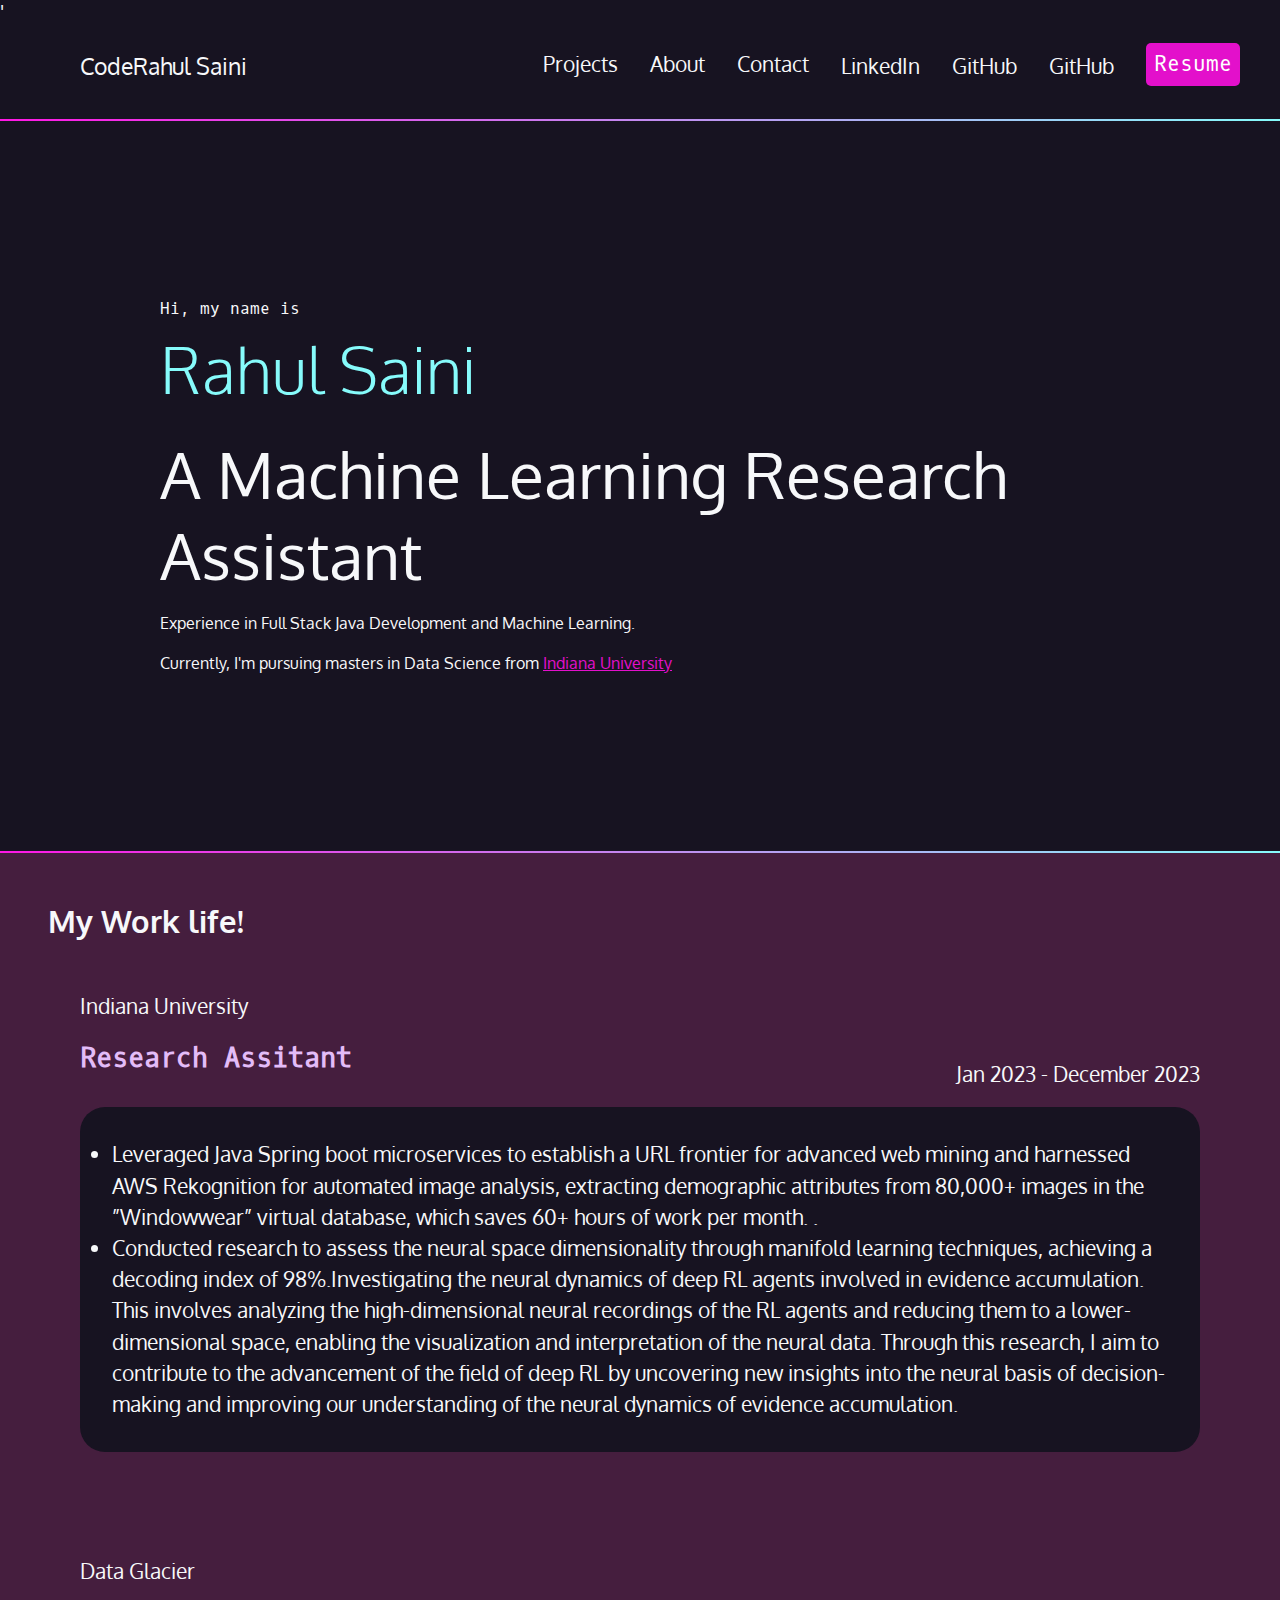
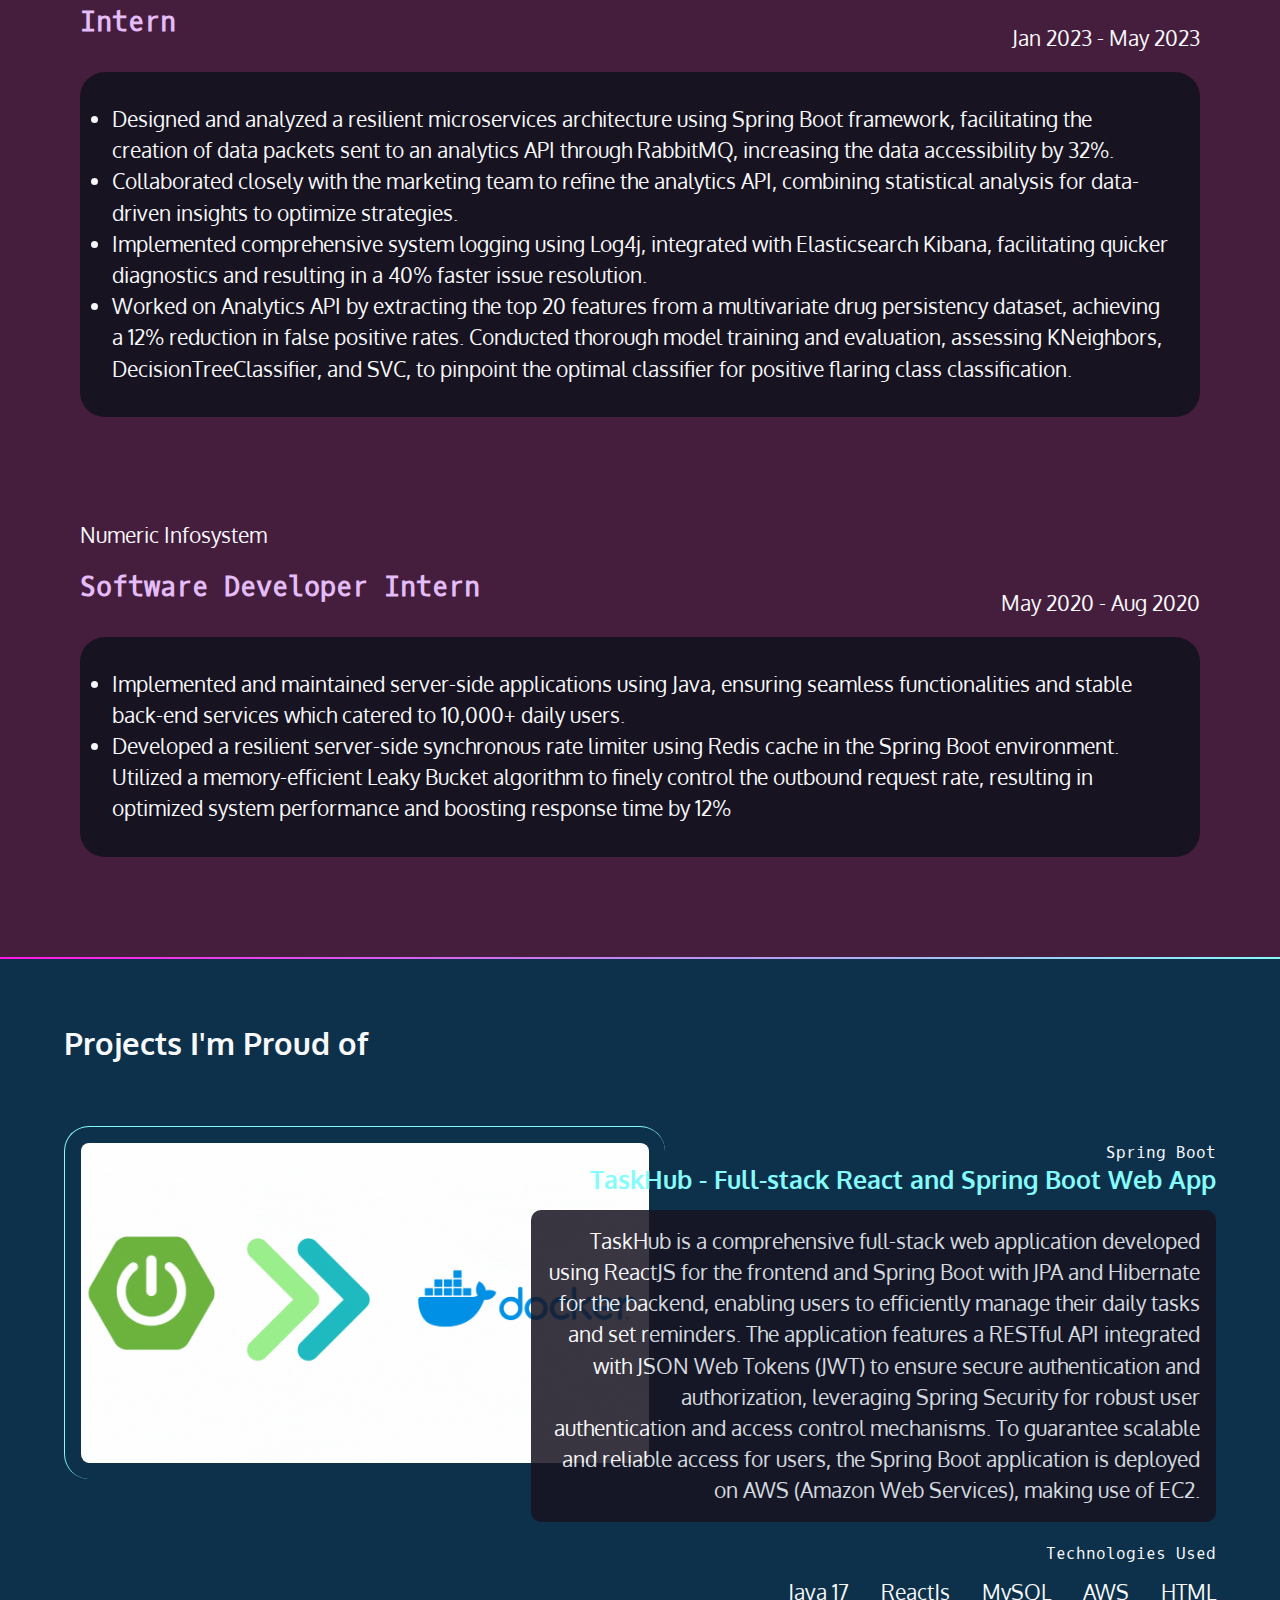
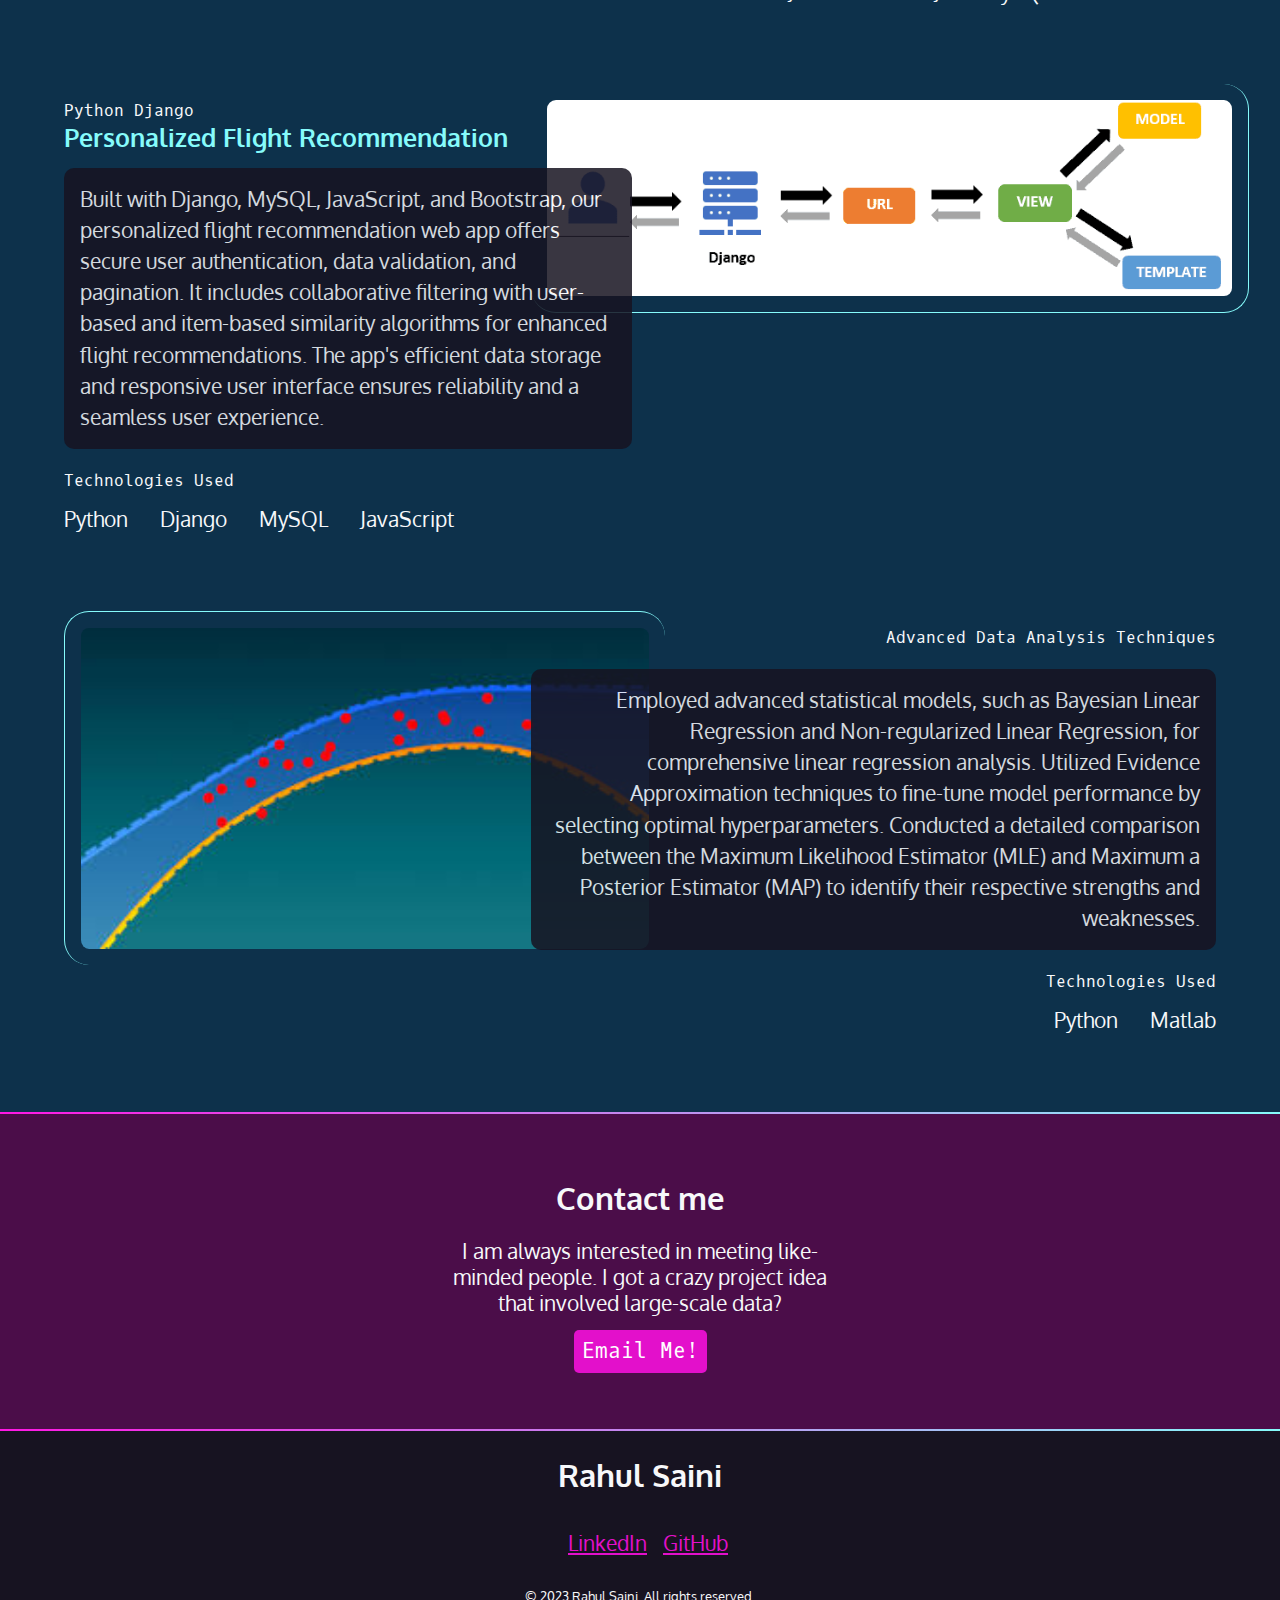
<file: index.html>
<!DOCTYPE html>
<html lang="en">

<head>
    <meta charset="UTF-8">
    <meta http-equiv="X-UA-Compatible" content="IE=edge">
    <meta name="viewport" content="width=device-width, initial-scale=1.0">
    <title>Portfolio with HTML/CSS</title>
    <link rel="stylesheet" href="public/index.css">'
    <link rel="preconnect" href="https://fonts.googleapis.com">
    <link rel="preconnect" href="https://fonts.gstatic.com" crossorigin>
    <link href="https://fonts.googleapis.com/css2?family=Oxygen+Mono&family=Oxygen:wght@300&display=swap"
        rel="stylesheet">
    <link rel="stylesheet" href="https://pro.fontawesome.com/releases/v5.10.0/css/all.css"
        integrity="sha384-AYmEC3Yw5cVb3ZcuHtOA93w35dYTsvhLPVnYs9eStHfGJvOvKxVfELGroGkvsg+p" crossorigin="anonymous" />

    <!-- <link href="/your-path-to-fontawesome/css/fontawesome.css" rel="stylesheet"> -->

</head>

<body>

    <nav>
        <ul class="pages">
            <!-- <li>
                <h1> <i class="fas fa-code"></i> Gowtham Chowta </h1>
            </li> -->
            <li> <a href="index.html"><i class="fas fa-code"></i>
                <span class="sr-only">Code</span>Rahul Saini</a> </li>
            <li> <a href="#projects">Projects</a> </li>
            <li> <a href="about.html">About</a></li>
            <li> <a href="#contact">Contact</a> </li>
            <li> <a href="https://www.linkedin.com/in/rahul-saini-9b7991196/" target="_blank"><i class="fab fa-linkedin"></i>
                    <span class="sr-only">LinkedIn</span></a> </li>
            <li> <a href="https://github.com/rx28" target="_blank"><i class="fab fa-github"></i>
                    <span class="sr-only">GitHub</span></a> </li>

            <li> <a href="https://medium.com/@rahulss2899" target="_blank"><i class="fab fa-medium"></i></i>
                <span class="sr-only">GitHub</span></a> </li>
                <li> <a href="https://drive.google.com/file/d/1bTsXB3VXQcVi6Cdyod3i3heC40ntF46Z/view?usp=sharing" target="_blank" id="button">Resume</a> </li>


        </ul>
    </nav>
    <div class="gradient"></div>
    <section class="intro">
        <p class="name">Hi, my name is <span>Rahul Saini</span> </p>

        <h2>A Machine Learning Research Assistant</h2>
        <p> Experience in Full Stack Java Development and Machine Learning.</p>
        <p>Currently, I'm pursuing masters in Data Science from <a href="https://datascience.indiana.edu/">Indiana
                University</a> </p>
    </section>
    <div class="gradient"></div>
    <section class="work-exp">
        <h2 class='work-exp-heading'>My Work life!</h2>

<!--         <article class="experience">
            <p class="comp-name">Indiana University</p>
            <div class="row">
                <h3 class="comp-role">Researh
                </h3>
                <p class="comp-years-bwn">May 2023 - Aug 2023</p>
            </div>

            <ul class="comp-respo">
                <li>Pioneered a sophisticated Python script with Selenium to procure 80,000+ images from the dynamic "Windowwear" virtual database.</li>
                <li>Harnessed state-of-the-art AWS Rekognition API for facial recognition and data-rich insights, effectively sorting images based on detected subjects.
                  </li>
                <li>Employed advanced web mining techniques to navigate complex web content, facilitating data-driven decisions and extracting demographic attributes such as age, gender, and emotions for comprehensive analysis.



</li>
            </ul>
            </p>
        </article> -->

        <article class="experience">
            <p class="comp-name">Indiana University</p>
            <div class="row">
                <h3 class="comp-role">Research Assitant</h3>
                <p class="comp-years-bwn">Jan 2023 - December 2023</p>
            </div>

            <ul class="comp-respo">
                <li>Leveraged Java Spring boot microservices to establish a URL frontier for advanced web mining and harnessed AWS Rekognition for automated image analysis, extracting demographic attributes from 80,000+ images in the ”Windowwear” virtual database, which saves 60+ hours of work per month.
.</li>
                <li>Conducted research to assess the neural space dimensionality through manifold learning techniques, achieving a decoding index of 98%.Investigating the neural dynamics of deep RL agents involved in evidence accumulation.
This involves analyzing the high-dimensional neural recordings of the RL agents and reducing them to a lower-dimensional space, enabling the visualization and interpretation of the neural data. Through this research, I aim to contribute to the advancement of the field of deep RL by uncovering new insights into the neural basis of decision-making and improving our understanding of the neural dynamics of evidence accumulation.
                </li>
            </ul>
            </p>
        </article>

        <article class="experience">
            <p class="comp-name">Data Glacier</p>
            <div class="row">
                <h3 class="comp-role">Intern</h3>
                <p class="comp-years-bwn">Jan 2023 - May 2023</p>
            </div>

            <ul class="comp-respo">
                <li>Designed and analyzed a resilient microservices architecture using Spring Boot framework, facilitating the creation of data packets sent to an analytics API through RabbitMQ, increasing the data accessibility by 32%.
                    </li>
                <li>Collaborated closely with the marketing team to refine the analytics API, combining statistical analysis for data-driven insights to optimize strategies.

                </li>
                <li>Implemented comprehensive system logging using Log4j, integrated with Elasticsearch Kibana, facilitating quicker diagnostics and resulting in a 40% faster issue resolution.</li>
                <li>Worked on Analytics API by extracting the top 20 features from a multivariate drug persistency dataset, achieving a
12% reduction in false positive rates. Conducted thorough model training and evaluation, assessing KNeighbors,
DecisionTreeClassifier, and SVC, to pinpoint the optimal classifier for positive flaring class classification.</li>   
                
            </ul>
            </p>
        </article>

<article class="experience">
            <p class="comp-name">Numeric Infosystem</p>
            <div class="row">
                <h3 class="comp-role">Software Developer Intern</h3>
                <p class="comp-years-bwn">May 2020 - Aug 2020</p>
            </div>

            <ul class="comp-respo">
                <li>Implemented and maintained server-side applications using Java, ensuring seamless functionalities and stable back-end services which catered to 10,000+ daily users.</li>
                 <li>Developed a resilient server-side synchronous rate limiter using Redis cache in the Spring Boot environment. Utilized a memory-efficient Leaky Bucket algorithm to finely control the outbound request rate, resulting in optimized system performance and boosting response time by 12%</li>                                
            </ul>
            </p>
        </article>



        
    </section>



    <div class="gradient"></div>
    <div class="background-dkblue" id="projects">
        <section class="projects">
            <h2 class='projects-heading'>Projects I'm Proud of</h2>

            <article class="left">
                <div class="text">
                    <p class="project-info">Spring Boot</p>
                    <h3 class="project-title">TaskHub - Full-stack React and Spring Boot Web App</h3>
                    <p class="project-desc"> TaskHub is a comprehensive full-stack web application developed using ReactJS 
                        for the frontend and Spring Boot with JPA and Hibernate for the backend, enabling users to efficiently 
                        manage their daily tasks and set reminders. The application features a RESTful API integrated with JSON Web 
                        Tokens (JWT) to ensure secure authentication and authorization, leveraging Spring Security for robust user authentication 
                        and access control mechanisms. To guarantee scalable and reliable access for users, the Spring Boot application is deployed
                        on AWS (Amazon Web Services), making use of EC2.</p>
                    <p class="project-info">Technologies Used</p>
                    <ul class="tech-list">
                        <li>Java 17</li>
                        <li>ReactJs</li>
                        <li>MySQL</li>
                        <li>AWS</li>
                        <li>HTML</li>
                    </ul>
                </div>
                <img src="public/spring.gif" alt="Machine translation">
            </article>



            <article class="right">
                <div class="text">
                    <p class="project-info">Python Django</p>
                    <h3 class="project-title">Personalized Flight Recommendation</h3>
                    <p class="project-desc"> Built with Django, MySQL, JavaScript, and Bootstrap, our personalized flight recommendation
                        web app offers secure user authentication, data validation, and pagination. It includes collaborative filtering with
                        user-based and item-based similarity algorithms for enhanced flight recommendations. The app's efficient data storage and
                        responsive user interface ensures reliability and a seamless user experience.</p>
                    <p class="project-info">Technologies Used</p>
                    <ul class="tech-list">
                        <li>Python</li>
                        <li>Django</li>
                        <li>MySQL</li>
                        <!-- <li>Deep Learning</li> -->
                        <li>JavaScript</li>
                    </ul>
                </div>
                <img src="public/Django-MVT-architecture.png" alt="Object Detection">
            </article>

            <article class="left">
                <div class="text">
                    <p class="project-info">Advanced Data Analysis Techniques</p>
                    <!--<h3 class="project-title">Semantic Search Engine</h3>-->
                    <p class="project-desc">Employed advanced statistical models, such as Bayesian Linear Regression and Non-regularized Linear Regression,
                        for comprehensive linear regression analysis. Utilized Evidence Approximation techniques to fine-tune model performance by selecting
                        optimal hyperparameters. Conducted a detailed comparison between the Maximum Likelihood Estimator (MLE) and Maximum a Posterior Estimator
                        (MAP) to identify their respective strengths and weaknesses.</p>
                    <p class="project-info">Technologies Used</p>
                    <ul class="tech-list">
                        <li>Python</li>
                        <li>Matlab</li>
                        <!--<li>Elastic Search</li>
                        <li>BERT</li>
                        <li>Tensorflow</li>-->
                    </ul>
                </div>
                <img src="public/blr.jpeg" alt="Search engine">
            </article>

            <!-- <p class="tech-list">Python Elastic Search BERT Tensorflow </p> -->

        </section>
    </div>

    <div class="gradient"></div>
    <div class="section-plum">
        <section class="contact" id="contact">
            <h2 class="title">Contact me</h2>
            <p class="info">I am always interested in meeting like-minded people. I got a crazy project idea that involved
                large-scale data? </p>
            <a href="mailto:sainir@iu.edu" class="email-me" id="button">Email Me!</a>
        </section>
    </div>
    <div class="gradient"></div>
    <section class="footer">
        <h2 class="footer-title">Rahul Saini</h2>

        <a href="https://www.linkedin.com/in/rahul-saini-9b7991196/" target="_blank"><i class="fab fa-linkedin"></i>
            <span class="sr-only">LinkedIn</span></a>
            <a href="https://github.com/rx28" target="_blank"><i class="fab fa-github"></i>
                <span class="sr-only">GitHub</span></a> 

        <p>&copy; 2023 Rahul Saini. All rights reserved.</p>

    </section>
</body>

</html>
</file>
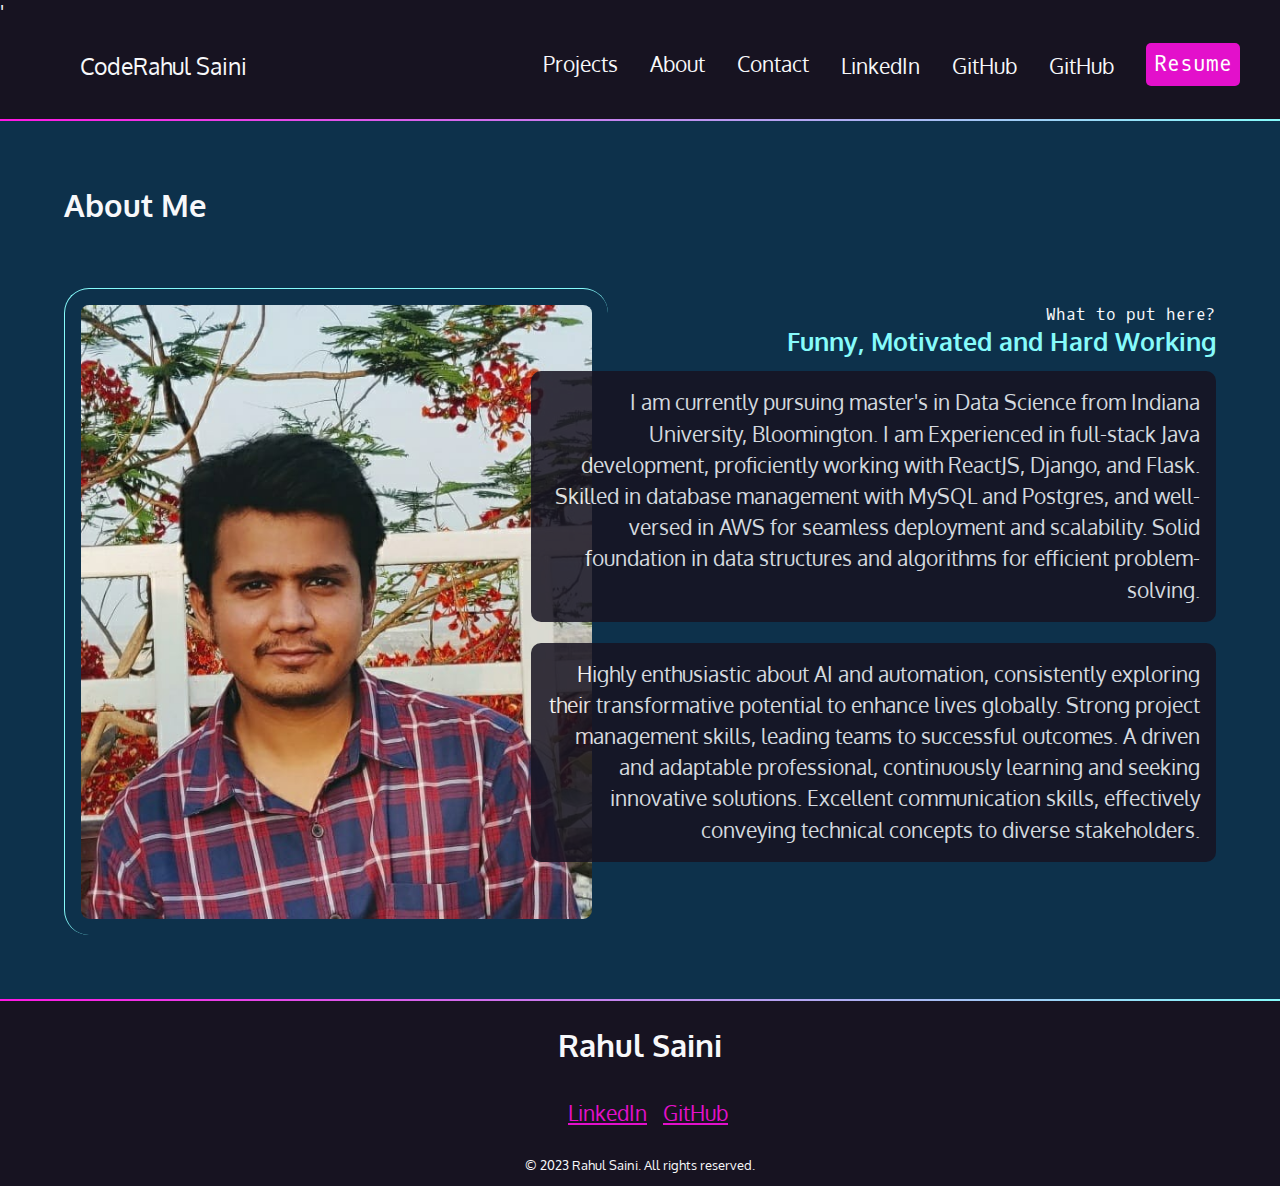
<file: about.html>
<!DOCTYPE html>
<html lang="en">

<head>
    <meta charset="UTF-8">
    <meta http-equiv="X-UA-Compatible" content="IE=edge">
    <meta name="viewport" content="width=device-width, initial-scale=1.0">
    <title>Portfolio with HTML/CSS</title>
    <link rel="stylesheet" href="public/index.css">'
    <link rel="preconnect" href="https://fonts.googleapis.com">
    <link rel="preconnect" href="https://fonts.gstatic.com" crossorigin>
    <link href="https://fonts.googleapis.com/css2?family=Oxygen+Mono&family=Oxygen:wght@300&display=swap"
        rel="stylesheet">
    <link rel="stylesheet" href="https://pro.fontawesome.com/releases/v5.10.0/css/all.css"
        integrity="sha384-AYmEC3Yw5cVb3ZcuHtOA93w35dYTsvhLPVnYs9eStHfGJvOvKxVfELGroGkvsg+p" crossorigin="anonymous" />

    <!-- <link href="/your-path-to-fontawesome/css/fontawesome.css" rel="stylesheet"> -->

</head>

<body>

    <nav>
        <ul class="pages">
            <li> <a href="index.html"><i class="fas fa-code"></i>
                <span class="sr-only">Code</span>Rahul Saini</a> </li>
            <li> <a href="#projects">Projects</a> </li>
            <li> <a href="">About</a></li>
            <li> <a href="#contact">Contact</a> </li>
            <li> <a href="https://www.linkedin.com/in/rahul-saini-9b7991196/" target="_blank"><i class="fab fa-linkedin"></i>
                    <span class="sr-only">LinkedIn</span></a> </li>
            <li> <a href="https://github.com/rx28" target="_blank"><i class="fab fa-github"></i>
                    <span class="sr-only">GitHub</span></a> </li>            
            <li> <a href="https://medium.com/@rahulss2899" target="_blank"><i class="fab fa-medium"></i></i>
                <span class="sr-only">GitHub</span></a> </li>
            
                <li> <a href="https://drive.google.com/file/d/1bTsXB3VXQcVi6Cdyod3i3heC40ntF46Z/view?usp=sharing" target="_blank" id="button">Resume</a> </li>
            



        </ul>
    </nav>
    

    <div class="gradient"></div>
    <div class="background-dkblue" id="projects">
        <section class="projects">
            <h2 class='projects-heading'>About Me</h2>

            <article class="left">
                <div class="text">
                    <p class="project-info">What to put here?</p>
                    <h3 class="project-title">Funny, Motivated and Hard Working</h3>
                    <p class="project-desc"> I am currently pursuing master's in Data Science from Indiana University, Bloomington. I am Experienced in full-stack Java development, proficiently working with ReactJS, Django, and Flask. Skilled in database management with MySQL and Postgres, and well-versed in AWS for seamless deployment and scalability. Solid foundation in data structures and algorithms for efficient problem-solving.                        
                    <p class="project-desc">Highly enthusiastic about AI and automation, consistently exploring their transformative potential to enhance lives globally. Strong project management skills, leading teams to successful outcomes. A driven and adaptable professional, continuously learning and seeking innovative solutions. Excellent communication skills, effectively conveying technical concepts to diverse stakeholders.</p></p>

                </div>
                <img id="profile-picture" src="public/myself.jpg" alt="Machine translation">
            </article>


        </section>
    </div>

  
    <div class="gradient"></div>
    <section class="footer">
        <h2 class="footer-title">Rahul Saini</h2>

        <a href="https://www.linkedin.com/in/rahul-saini-9b7991196/" target="_blank"><i class="fab fa-linkedin"></i>
            <span class="sr-only">LinkedIn</span></a>
            <a href="https://github.com/rx28" target="_blank"><i class="fab fa-github"></i>
                <span class="sr-only">GitHub</span></a> 

        <p>&copy; 2023 Rahul Saini. All rights reserved.</p>

    </section>
</body>

</html>
</file>
<file: public/index.css>
:root {
    --black: #171321;
    --dkblue: #0d314b;
    --plum: #4b0d49;
    --hotmag: #ff17e4;
    --magenta: #e310cb;
    --aqua: #86fbfb;
    --white: #f7f8fa;
    --font-size: 1.3rem;
    --mono: "Oxygen mono", monospace;
    --sans: Oxygen, sans-serif;
}

html {
    scroll-behavior: smooth;
  }

body{
    font-family: var(--sans);
    background-color: var(--black);
    color: var(--white);
    padding: 0;
    margin: 0;
    font-size: var(--font-size);
    
}

h1,h2,h3{
    margin: 0;
}
a{
    color: var(--magenta);
}
a:hover{
    color: var(--hotmag);
    text-decoration: none;
}

/* Gradient border */
.gradient{
    background: linear-gradient(90deg, rgba(255,23,228,1) 0%, rgba(134,251,251,1) 100%);
    height: 2px;

}

/* Navigation */
.pages{
    list-style: none;
    display: flex;
    flex-flow: row wrap;
    justify-content:center;
    align-items: center;
    gap: 2rem;
    padding-bottom: 1.1rem;
    /* align-items: space-between; */
}
.pages li:first-child {    
    font-family: var(--sans);
    flex-basis: 100%;
    font-size: 110%;
    /* border: 3px solid red; */
    text-align: center;
    /* align-self: flex-start; */
}
.pages li a {
    color: var(--white);
    text-decoration: none;
}

nav [class*="fa"]{
    font-size: 120%;
    color: var(--aqua);
}
.pages li a:hover,nav [class*="fa"]:hover{
    color: var(--magenta);
}

/* Introduction */
.intro{
    padding: 10rem;
}
.intro .name{
    font-family: var(--mono);
    font-size: 1rem;
}
.intro span{
    font-family: var(--sans);
    color:var(--aqua);
    font-weight: 300;
    font-size: 4rem;
    display: block;
}
.intro h2{
    font-size: 4rem;
    font-weight: normal;
}
.intro p {
    font-size: 1rem;
    line-height: 1.5;
}

/* Contact form */
.section-plum{
    background-color: var(--plum);
}
.contact{
    
    text-align: center;
    padding: 4rem 0;
    width: 400px;
    margin: 0 auto;
}
#button{
    background-color: var(--magenta);
    font-family: var(--mono);
    color: white;
    border-radius: 5px;
    padding: 0.5rem;
    text-decoration: none;
    
}
#button:hover{
    /* color: var(--hotmag); */
    background-color: var(--hotmag);
    color: white;
    
}
@media (min-width:850px){

    nav{
        max-width: 1200px;
        margin: 0 auto;
        /* border:3px solid green; */
    }
    .pages li:first-child{
        flex-basis: auto;
        text-align: left;
        /* border:3px solid red;         */
        margin-right: auto ;
    }
}

/* Footer */
.footer{
    background-color: var(--black);
    /* padding: 3rem; */
    margin: auto;
    text-align: center;
    display: flex;
    flex-flow: row wrap;
    justify-content: center;
}
.footer h2{
    padding:1.5rem;
    flex-basis: 100%;
}
.footer a .fab{
    font-size: 2rem;
    padding: 0.5rem;
}
.footer p{
    padding: 1rem 0 0 0;
    font-size: 0.8rem;
    flex-basis: 100%;
}

/* Projects */
.background-dkblue{

    background-color: var(--dkblue);
    padding: 2rem;   
}

.projects-heading{
    padding: 2rem;
}
article{
    padding: 2rem;
}
.project-info{
    font-family: var(--mono);
    margin-bottom: 0.5rem;
    font-size: 1rem;
}
.project-title{
    color: var(--aqua);
    font-size: 25px;
    font-weight: 800;
    margin-top: 0rem;
    line-height: 0.7;    
}
.project-desc{
    display: block;
    background-color: var(--black);
    color: var(--white);
    padding:1rem;
    border-radius: 10px;
    line-height: 1.5;
    opacity: 0.85;
}

.tech-list{
    display: flex;
    gap: 2rem;
    padding-left: 0;
    list-style:none;
    line-height: 0.7;
}
article.left img{

    border-left: var(--aqua) 0.15px solid;
    border-top:var(--aqua) 0.15px solid;
    padding: 1rem;
    width: 100%;   
    border-radius: 25px; 
}

article.right img{

    border-right: var(--aqua) 0.15px solid;
    border-bottom:var(--aqua) 0.15px solid;
    padding: 1rem;
    width: 100%;   
    border-radius: 25px; 
}

@media (min-width:650px){
    .projects{
        max-width: 1250px;
        margin: 0 auto;
        /* border:3px solid green; */
    }

    article.left{
        display: grid;
        grid-template-columns: repeat(10,1fr);
        gap: 1rem;
    }
    article.left img{
        grid-column: 1/6;
        grid-row:1/2;
    }
    article.left .text{
        order:2;
        text-align: right;
        grid-column: 5/11;
        grid-row:1/2;
    }
    article.left .tech-list{
        justify-content: flex-end;
    }

    article.right{
        display: grid;
        grid-template-columns: repeat(10,1fr);
        gap: 1rem;
    }
    article.right img{
        order: 2;
        grid-column: 5/11;
        grid-row:1/2;        
    }

    article.right .text{
        text-align: left;
        grid-column: 1/6;
        grid-row:1/2;
    }
    

}

/* Experience */
.work-exp{
    background-color: #451e3e;
    padding: 3rem;
}
.comp-respo{
    background-color: var(--black);
    border-radius: 25px;
    padding: 2rem;
    margin: 0;
    line-height: 1.5;
}
.comp-role{
    font-size: 130%;
    /* color:var(--magenta); */
    color: #e3bcf8;
    font-weight: bold;
    font-family: var(--mono);
}
.work-exp .row{
    display: flex;
    justify-content: space-between;
}

#profile-picture{
    width: 90%;
}
</file>
